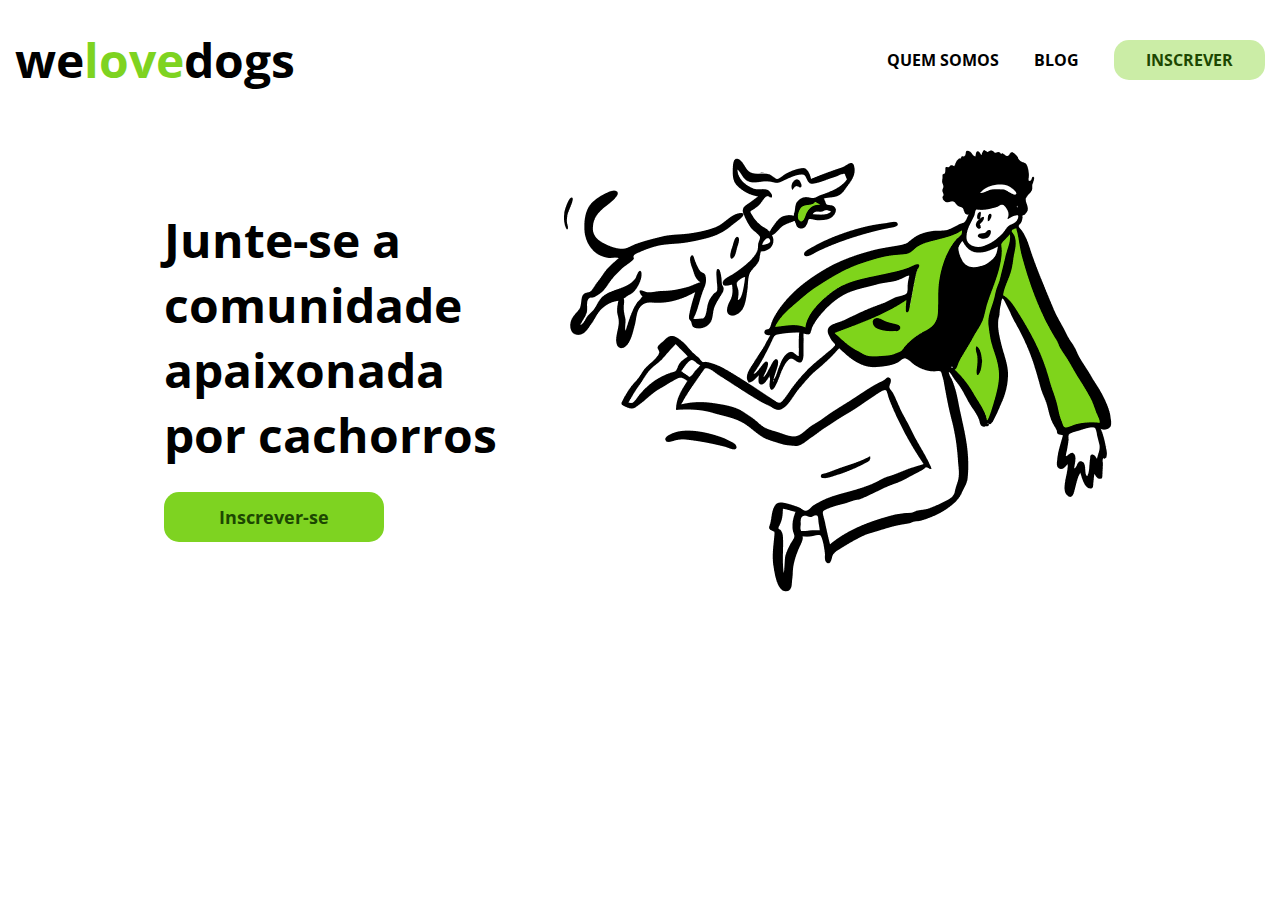
<file: index.html>
<!DOCTYPE html>
<html lang="pt">
<head>
    <meta charset="UTF-8">
    <meta http-equiv="X-UA-Compatible" content="IE=edge">
    <meta name="viewport" content="width=device-width, initial-scale=1.0">
    <link rel="preconnect" href="https://fonts.googleapis.com">
    <link rel="preconnect" href="https://fonts.gstatic.com" crossorigin>
    <link href="https://fonts.googleapis.com/css2?family=Open+Sans:wght@400;700&display=swap" rel="stylesheet">
    <link rel="stylesheet" href="style.css">
    <title>Home - WeLoveDogs</title>
</head>
<body>
    <header>
        <a class="logo" href="./index.html">we<span>love</span>dogs</a>
        <nav id="nav">
            <button id="btn-mobile" ><span id="hamburguer"></span></button>
            <ul id="menu">
                <li><a href="./quemsomos.html">QUEM SOMOS</a></li>
                <li><a href="./blog.html">BLOG</a></li>
                <li><a id="link-contato" href="./contato.html">INSCREVER</a></li>
            </ul>
        </nav>
    </header>

    <main class="homepage">
        <div>
            <p>Junte-se a comunidade apaixonada por cachorros</p>
            <button onclick="document.location='./contato.html'">Inscrever-se</button>
        </div>
        <img src="./imagens/Figure1.png" alt="Figura de cachorro brincando com sua dona">
    </main>
    <script type="text/javascript" src="./script.js"></script>
</body>
</html>
</file>
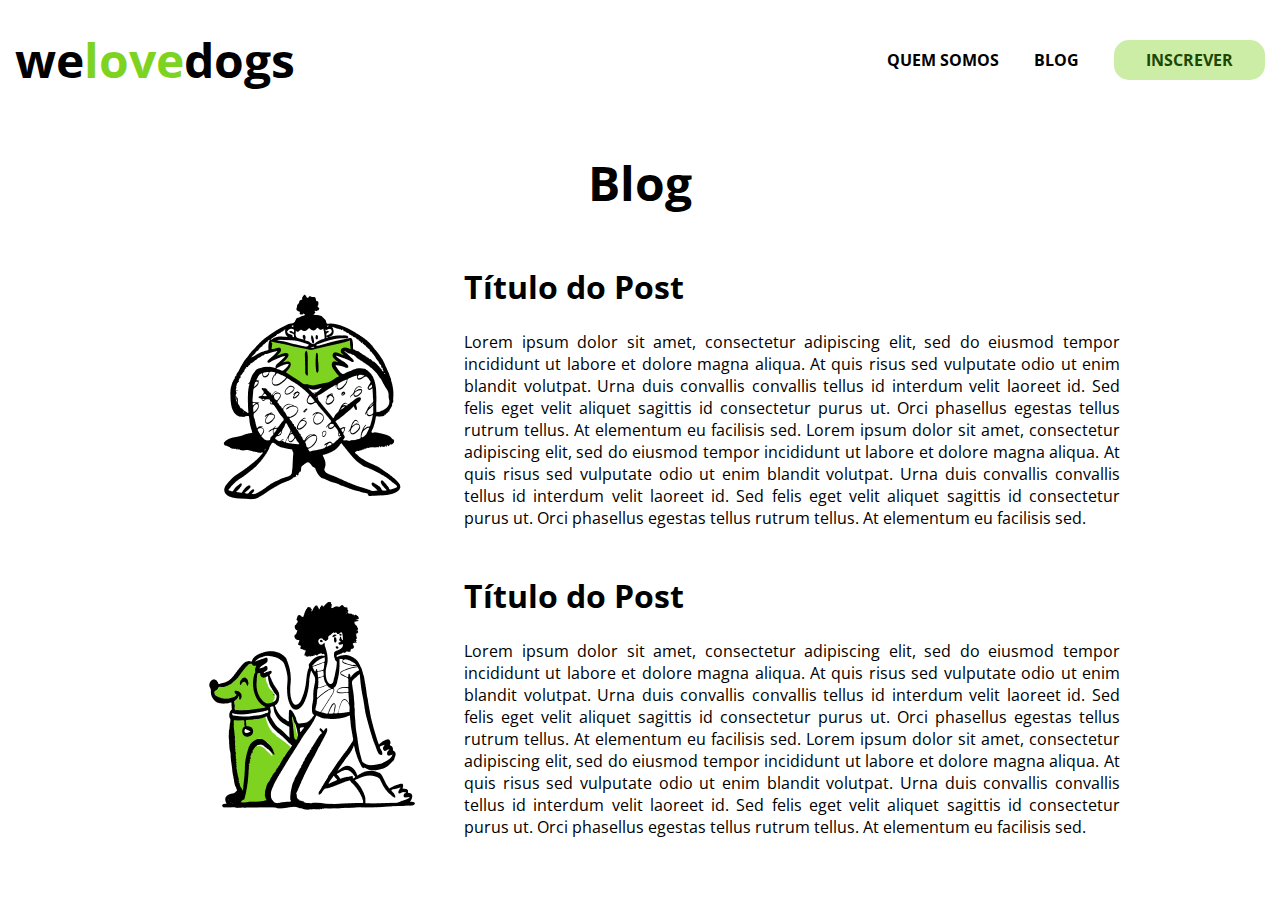
<file: blog.html>
<!DOCTYPE html>
<html lang="pt">
<head>
    <meta charset="UTF-8">
    <meta http-equiv="X-UA-Compatible" content="IE=edge">
    <meta name="viewport" content="width=device-width, initial-scale=1.0">
    <link rel="preconnect" href="https://fonts.googleapis.com">
    <link rel="preconnect" href="https://fonts.gstatic.com" crossorigin>
    <link href="https://fonts.googleapis.com/css2?family=Open+Sans:wght@400;700&display=swap" rel="stylesheet">
    <link rel="stylesheet" href="style.css">
    <title>Blog - WeLoveDogs</title>
</head>
<body>
    <header>
        <a class="logo" href="./index.html">we<span>love</span>dogs</a>
        <nav id="nav">
            <button id="btn-mobile" ><span id="hamburguer"></span></button>
            <ul id="menu">
                <li><a href="./quemsomos.html">QUEM SOMOS</a></li>
                <li><a href="./blog.html">BLOG</a></li>
                <li><a id="link-contato" href="./contato.html">INSCREVER</a></li>
            </ul>
        </nav>
    </header>
    
    <main class="blogpage">
        <h2>Blog</h2>
        <section>
            <div><img src="./imagens/Figure3.png" alt="Figura de pessoa sentada lendo um livro"></div>
            <div>
                <h3>Título do Post</h3>
                <p>Lorem ipsum dolor sit amet, consectetur adipiscing elit, sed do eiusmod tempor incididunt ut labore et dolore magna aliqua. At quis risus sed vulputate odio ut enim blandit volutpat. Urna duis convallis convallis tellus id interdum velit laoreet id. Sed felis eget velit aliquet sagittis id consectetur purus ut. Orci phasellus egestas tellus rutrum tellus. At elementum eu facilisis sed. Lorem ipsum dolor sit amet, consectetur adipiscing elit, sed do eiusmod tempor incididunt ut labore et dolore magna aliqua. At quis risus sed vulputate odio ut enim blandit volutpat. Urna duis convallis convallis tellus id interdum velit laoreet id. Sed felis eget velit aliquet sagittis id consectetur purus ut. Orci phasellus egestas tellus rutrum tellus. At elementum eu facilisis sed. </p>
            </div>
        </section>
        <section>
            <div><img src="./imagens/Figure4.png" alt="Figura de pessoa agachada fazendo carinho em seu cachorro, que está feliz" width="304"></div>
            <div>
                <h3>Título do Post</h3>
                <p>Lorem ipsum dolor sit amet, consectetur adipiscing elit, sed do eiusmod tempor incididunt ut labore et dolore magna aliqua. At quis risus sed vulputate odio ut enim blandit volutpat. Urna duis convallis convallis tellus id interdum velit laoreet id. Sed felis eget velit aliquet sagittis id consectetur purus ut. Orci phasellus egestas tellus rutrum tellus. At elementum eu facilisis sed. Lorem ipsum dolor sit amet, consectetur adipiscing elit, sed do eiusmod tempor incididunt ut labore et dolore magna aliqua. At quis risus sed vulputate odio ut enim blandit volutpat. Urna duis convallis convallis tellus id interdum velit laoreet id. Sed felis eget velit aliquet sagittis id consectetur purus ut. Orci phasellus egestas tellus rutrum tellus. At elementum eu facilisis sed. </p>
            </div>
        </section>
    </main>
    <script type="text/javascript" src="./script.js"></script>
</body>
</html>
</file>
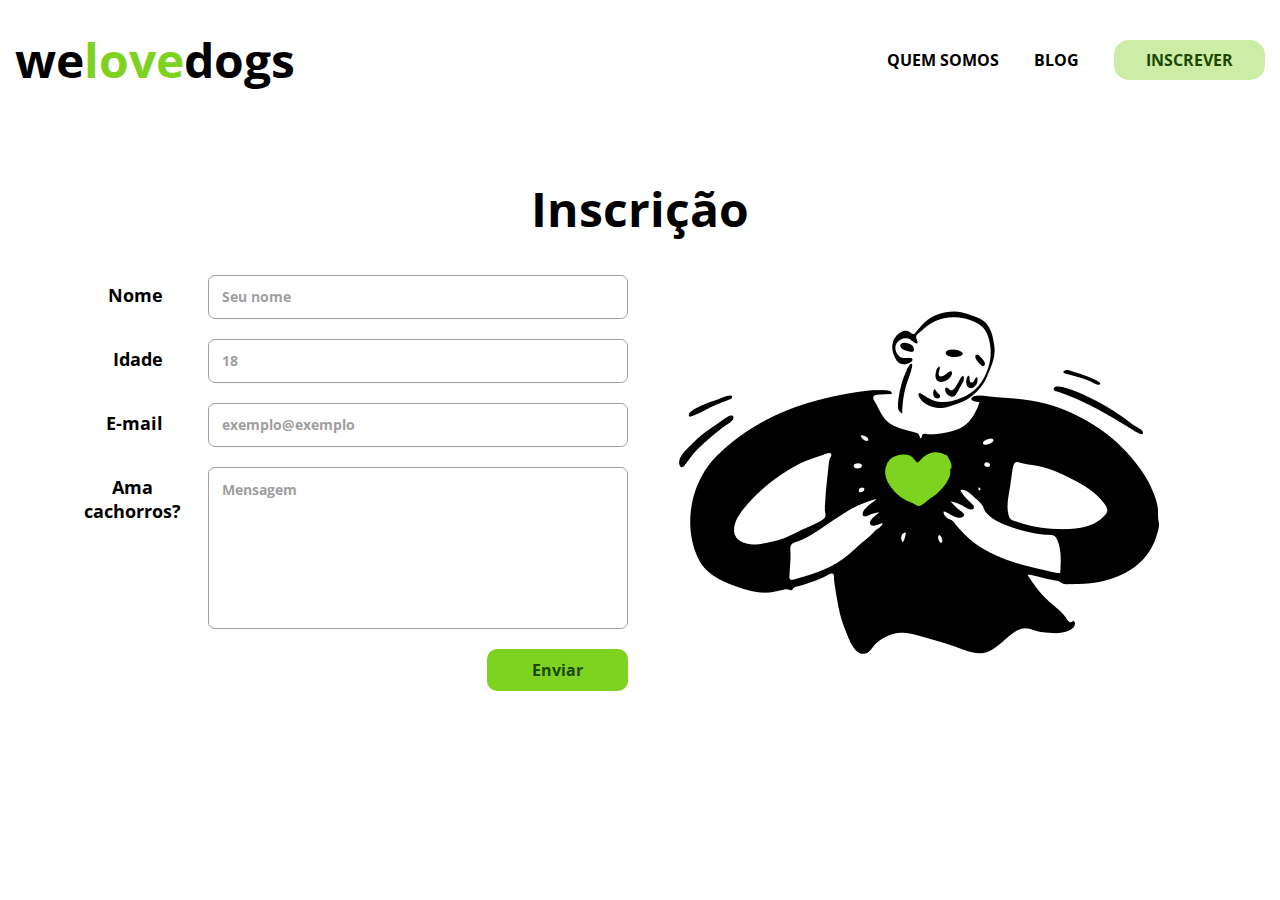
<file: contato.html>
<!DOCTYPE html>
<html lang="pt">
<head>
    <meta charset="UTF-8">
    <meta http-equiv="X-UA-Compatible" content="IE=edge">
    <meta name="viewport" content="width=device-width, initial-scale=1.0">
    <link rel="preconnect" href="https://fonts.googleapis.com">
    <link rel="preconnect" href="https://fonts.gstatic.com" crossorigin>
    <link href="https://fonts.googleapis.com/css2?family=Open+Sans:wght@400;700&display=swap" rel="stylesheet">
    <link rel="stylesheet" href="style.css">
    <title>Contato - WeLoveDogs</title>
</head>
<body>
    <header>
        <a class="logo" href="./index.html">we<span>love</span>dogs</a>
        <nav id="nav">
            <button id="btn-mobile" ><span id="hamburguer"></span></button>
            <ul id="menu">
                <li><a href="./quemsomos.html">QUEM SOMOS</a></li>
                <li><a href="./blog.html">BLOG</a></li>
                <li><a id="link-contato" href="./contato.html">INSCREVER</a></li>
            </ul>
        </nav>
    </header>
    <main class="contato">
        <h2>Inscrição</h2>
        <section>
            <form>
                <div> 
                    <label for="nome">Nome</label>
                    <input type="text" id="nome" placeholder="Seu nome">
                </div>
                <div>
                    <label for="idade">Idade</label>
                    <input type="text" id="idade" placeholder="18">
                </div>
                <div>
                    <label for="email">E-mail</label>
                    <input type="email" id="email" placeholder="exemplo@exemplo">
                </div>
                <div>
                    <label for="mensagem"  class="mensagemform">Ama cachorros?</label>
                    <textarea name="" placeholder="Mensagem" id="mensagem"></textarea>
                </div>
                <div class="btn-enviar"><input type="submit" value="Enviar" class="submit"></div>
            </form>
            <img src="./imagens/Figure5.png" alt="Figura de rapaz abraçando um coração 'figurativo'">
        </section>
    </main>
    <script type="text/javascript" src="./script.js"></script>
</body>
</html>
</file>
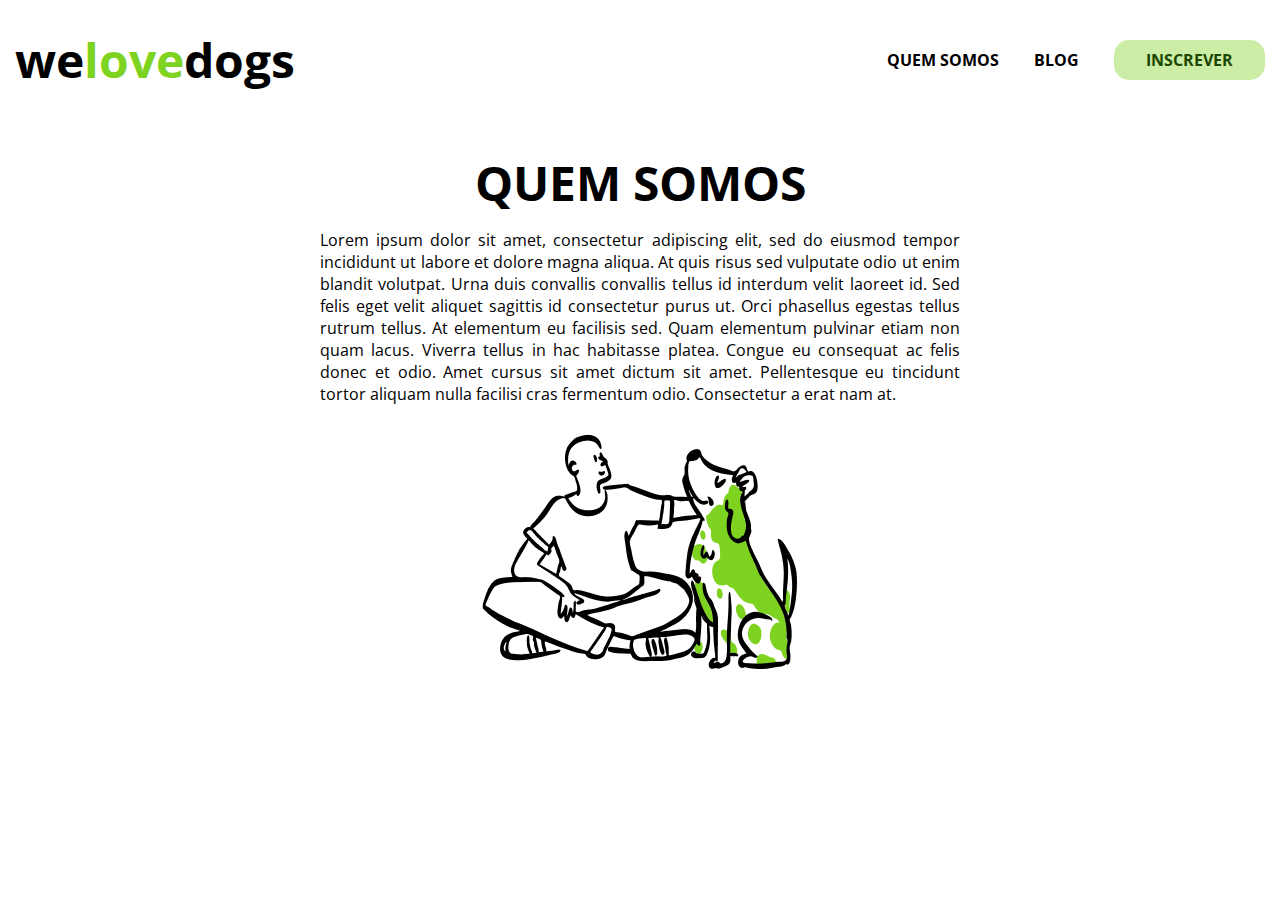
<file: quemsomos.html>
<!DOCTYPE html>
<html lang="pt">
<head>
    <meta charset="UTF-8">
    <meta http-equiv="X-UA-Compatible" content="IE=edge">
    <meta name="viewport" content="width=device-width, initial-scale=1.0">
    <link rel="preconnect" href="https://fonts.googleapis.com">
    <link rel="preconnect" href="https://fonts.gstatic.com" crossorigin>
    <link href="https://fonts.googleapis.com/css2?family=Open+Sans:wght@400;700&display=swap" rel="stylesheet">
    <link rel="stylesheet" href="style.css">
    <title>Quem Somos - WeLoveDogs</title>
</head>
<body>
    <header>
        <a class="logo" href="./index.html">we<span>love</span>dogs</a>
        <nav id="nav">
            <button id="btn-mobile" ><span id="hamburguer"></span></button>
            <ul id="menu">
                <li><a href="./quemsomos.html">QUEM SOMOS</a></li>
                <li><a href="./blog.html">BLOG</a></li>
                <li><a id="link-contato" href="./contato.html">INSCREVER</a></li>
            </ul>
        </nav>
    </header>
    <main class="quemsomospage">
        <h2>QUEM SOMOS</h2>
        <p>Lorem ipsum dolor sit amet, consectetur adipiscing elit, sed do eiusmod tempor incididunt ut labore et dolore magna aliqua. At quis risus sed vulputate odio ut enim blandit volutpat. Urna duis convallis convallis tellus id interdum velit laoreet id. Sed felis eget velit aliquet sagittis id consectetur purus ut. Orci phasellus egestas tellus rutrum tellus. At elementum eu facilisis sed.  Quam elementum pulvinar etiam non quam lacus. Viverra tellus in hac habitasse platea. Congue eu consequat ac felis donec et odio. Amet cursus sit amet dictum sit amet. Pellentesque eu tincidunt tortor aliquam nulla facilisi cras fermentum odio. Consectetur a erat nam at.</p>
        <img src="./imagens/Figure2.png" alt="Figura de cachorro recebendo carinho do seu dono.">
    </main>
    <script type="text/javascript" src="./script.js"></script>
</body>
</html>
</file>
<file: style.css>
/*  Geral */
* {
    margin: 0;
    padding: 0;
    text-decoration: none;
    border: none;
    font-family: 'Open Sans', sans-serif;
    font-weight: 700;
}
/* Logo e Navegação */
header {
    height: 120px;
    display: flex;
    justify-content: space-between;
    align-items: center;
}

/* LOGO */
.logo {
    font-size: 48px;
    margin: 27px 15px 28px;
    color: black;
}

.logo span {
    color: #7ED321;
}

/* Navegação */
#btn-mobile {
    display: none;
}

#menu {
    display: flex;
}

#menu li {
    margin: 49px 35px 49px 0;
    list-style: none;
}

li a {
    color: #000;
}

#link-contato {
    color: #1C4701;
}

#menu li:last-child {
    padding: 9px 32px; 
    background: rgba(126, 211, 33, 0.4);
    margin: 40px 15px 40px 0; 
    border-radius: 15px;
    cursor: pointer;
}

#menu li a:hover:not(#link-contato) {
    color: #7ED321;
    transition: 0.4s;
}

#menu li:last-child:hover {
    background: #7ED321;
    box-shadow: 3px 3px 15px #9F9F9F;
    transition: 0.8s;
}
/* index.html */
.homepage {
    display: flex;
    justify-content: center;
}

.homepage div {
    width: 371px;
    height: 351px;
    margin: 87px 29px 0 0;
}

.homepage div p {
    font-size: 48px;
}

.homepage div button {
    padding: 13px 55px;
    font-size: 18px;
    color: #1C4701;
    background: #7ED321;
    border-radius: 15px;
    margin: 25px 0 13px;
    cursor: pointer;
}

.homepage div button:hover {
    box-shadow: 3px 3px 15px #9F9F9F;
    transition: 0.4s;
}

.homepage img {
    margin-top: 30px;
}

/* quemsomos.html */
.quemsomospage {
    margin: 30px auto 0;
}

.quemsomospage h2 {
    font-size: 48px;
    text-align: center;
    margin-bottom: 14px;
}

.quemsomospage p {
    font-weight: 400;
    text-align: justify;
    width: 50%;
    margin: 0 auto;
}

.quemsomospage img {
    display: block;
    margin: 14px auto 0;
}

/* blog.html */
.blogpage h2 {
    font-size: 48px;
    margin: 30px 0 50px;
    text-align: center;
}

.blogpage section {
    width: 75%;
    margin: 0 auto 45px;
    display: flex;
}

.blogpage div:first-child {
    display: flex;
    align-items: center;
}

.blogpage h3 {
    font-size: 32px;
    margin-bottom: 23px;
}

.blogpage p {
    font-weight: 400;
    text-align: justify;
}

/* Contato.html */
.contato h2 {
    font-size: 48px;
    margin: 56px 0 24px;
    text-align: center;
}

/* Formulário*/
.contato section {
    display: flex;
    justify-content:center;
    align-items: center;
}

form div{
    display: flex;
    align-items: baseline;
    justify-content: flex-end;
}

form div:not(form div:last-child) {
    margin-bottom: 20px;
}

form label {
    font-size: 18px;
    margin-right: 45px;
}
.mensagemform {
    width: 124px;
    text-align: center;
    margin-right: 14px;
}

form input:not(.submit), textarea {
    border: 1px solid #9F9F9F;
    border-radius: 7px;
    width: 392px;
    padding: 12px 13px;
}

textarea {
    height: 136px;
    resize: none;
}

::placeholder {
    color: #9F9F9F;
    font-size: 14px;
}

.submit {
    background: #7ED321;
    width: 141px;
    height: 42px;
    border-radius: 10px;
    color: #1C4701;
    font-size: 16px;
    cursor: pointer;
    z-index:1000;
}

.submit:hover {
    box-shadow: 3px 3px 15px #9F9F9F;
    transition: 0.4s;
}

/* Responsivo Laptops (1024px)*/
@media screen and (max-width: 1124px) {
    .homepage div {
        margin-left: 2%;
    }
    
    .quemsomospage p {
        width: 60%;
    }

    .blogpage section {
        width: 85%;    
    }

    .contato section {
        flex-direction: column-reverse;
    }

    .contato img, .contato form {
        margin-bottom: 24px;
    }
}

/* Responsivo Tablet */
@media screen and (max-width: 970px) {
    .homepage {
        flex-direction: column-reverse;
        align-items: center;
    }

    .homepage div {
        text-align: center;
        margin: 25px 29px 25px;
    }

    .homepage img {
        width: 80%
    }

    .quemsomospage p {
        width: 75%;
    }
}

/* Responsivo Mobile */
@media screen and (max-width: 725px) {
    /* Menu Mobile */
    #menu {
        display: block;
        position:absolute;
        width: 100%;
        top: 120px;
        right: 0;
        background: white;
        text-align: center;
        transition: .6s;
        z-index:1000;
        height: 0px;
        visibility: hidden;
        overflow-y: hidden;
    }

    #nav.active #menu {
        height: calc(42vh - 120px);
        visibility: visible;
    }

    #menu li, #menu li:last-child {
        margin-right: 0;
        margin: 31px 0 31px;
        padding: 18px 0;
    }

    #menu li:last-child {
        border-radius: 0;
        padding: 18px 0px;
        margin: 31px 0px 40px 0; 
    }

    #btn-mobile {
        display: flex;
        padding: .5rem 1rem;
        font-size: 1rem;
        border: none;
        background: none;
        cursor: pointer;
        gap: .5rem;
    }

    #hamburguer {
        display: block;
        color: #7ED321;
        border-top: 3px solid;
        width: 50px;
        margin-right: 20px;
    }

    #hamburguer::after, #hamburguer::before {
        content: '';
        display: block;
        width: 50px;
        height: 3px;
        margin-top: 12px;
        background: currentColor;
        transition: .4s;
        position: relative;
    }

    #nav.active #hamburguer {
        border-top-color: transparent;
    }

    #nav.active #hamburguer::before {
        transform: rotate(135deg);
    }

    #nav.active #hamburguer::after {
        transform: rotate(-135deg);
        top: -14px
    }

    /* Quem somos */
    .quemsomospage p {
        margin: 30px auto;
        width: 90%;
    }

    /* Blog */
    .blogpage section {
        flex-direction: column;
    }

    .blogpage div:first-child {
        justify-content: center;
    }

    .blogpage h3 {
        text-align: center;
    }

    /* Contato */
    .contato img {
        width: 100%;
    }

    form div {
        flex-direction: column;
    }

    form label {
        margin: 0 0 10px 13px;
        width:max-content;
    }

    .mensagemform {
        width:max-content;
        text-align: left;
        margin: 0 0 10px 13px;
    }

    form input {
        width: 100%;
    }

    .btn-enviar {
        width: 100%;
        display: flex;
        align-items: flex-end;
    }
}

@media screen and (max-width: 415px) {
    .logo {
        font-size: 32px;
    }

    .homepage div p {
        font-size: 36px;
    }

    .quemsomospage img {
        width: 100%;
    }

    .contato section {
        align-items: center;
    }

    form {
        width: 100%;  
    }

    form input:not(.submit), textarea {
        width: 90%;
    }
    
    .btn-enviar {
        align-items: center;
    }
}
</file>
